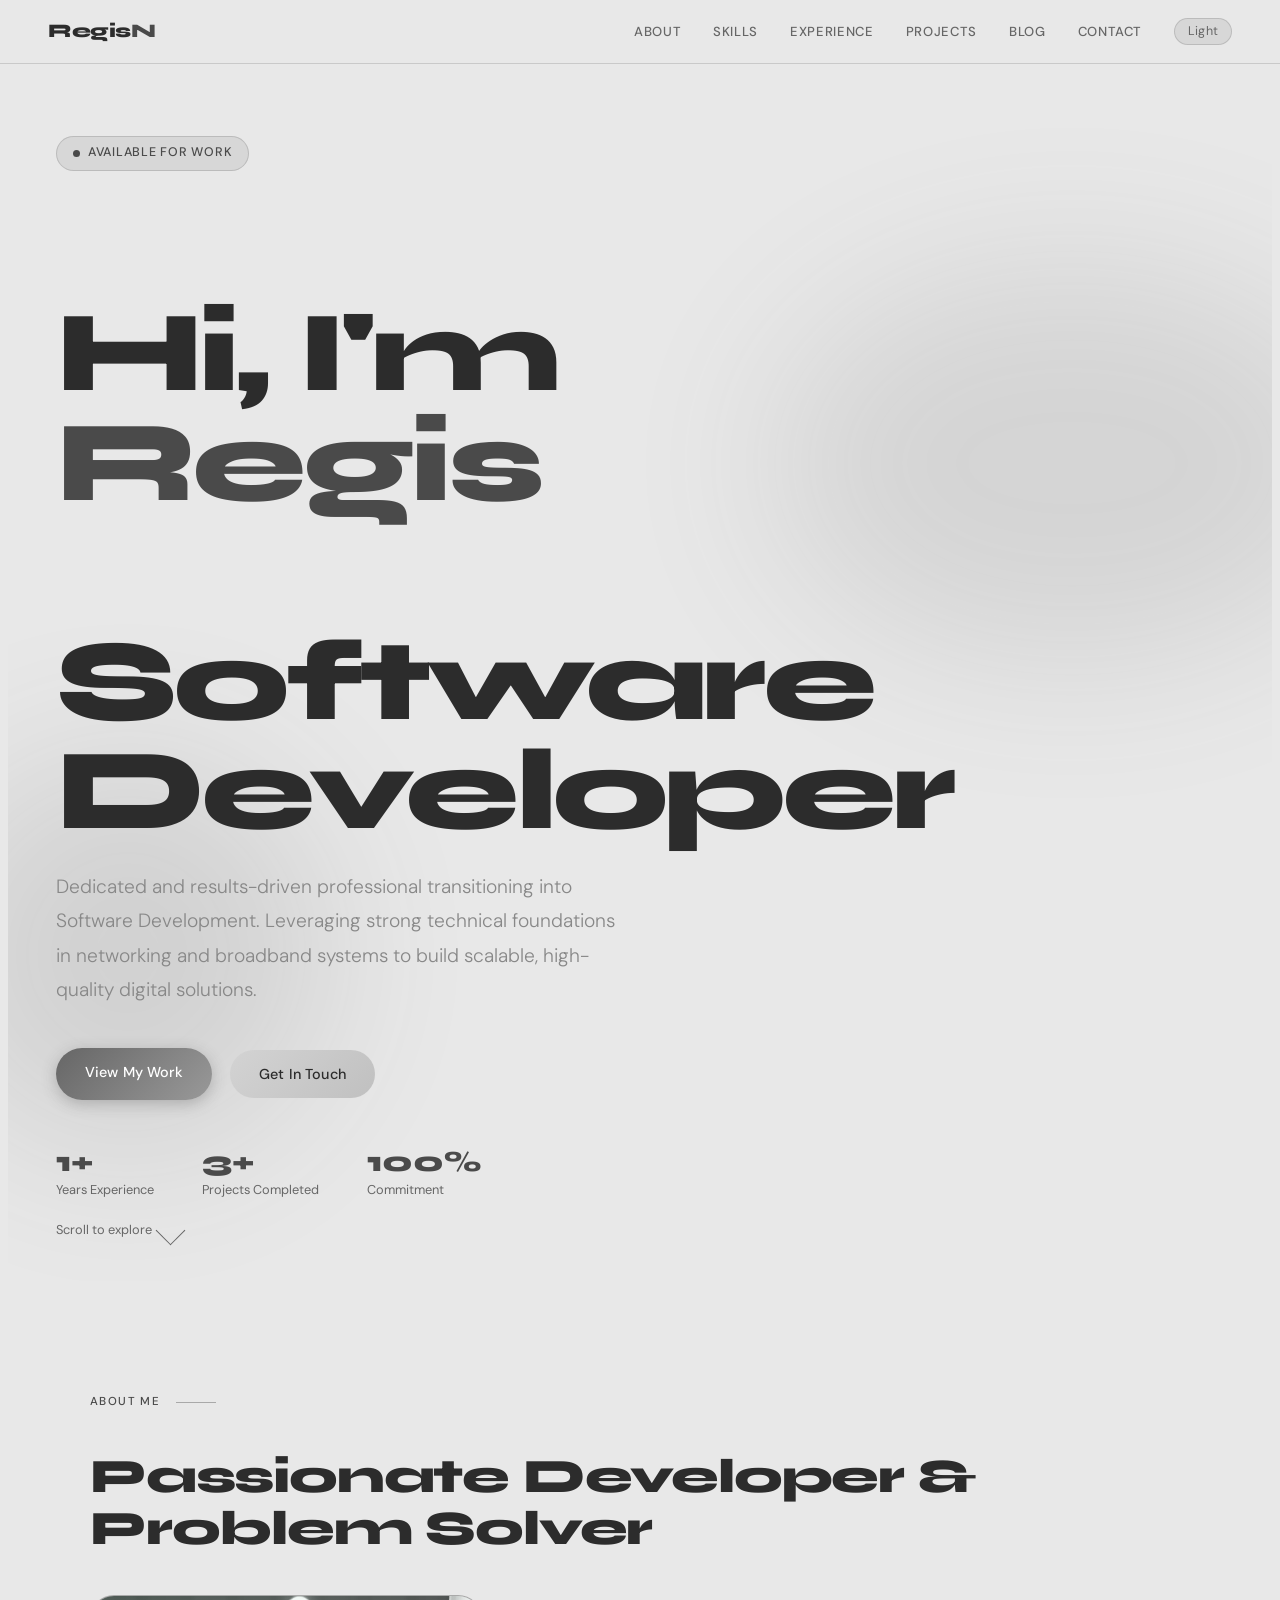
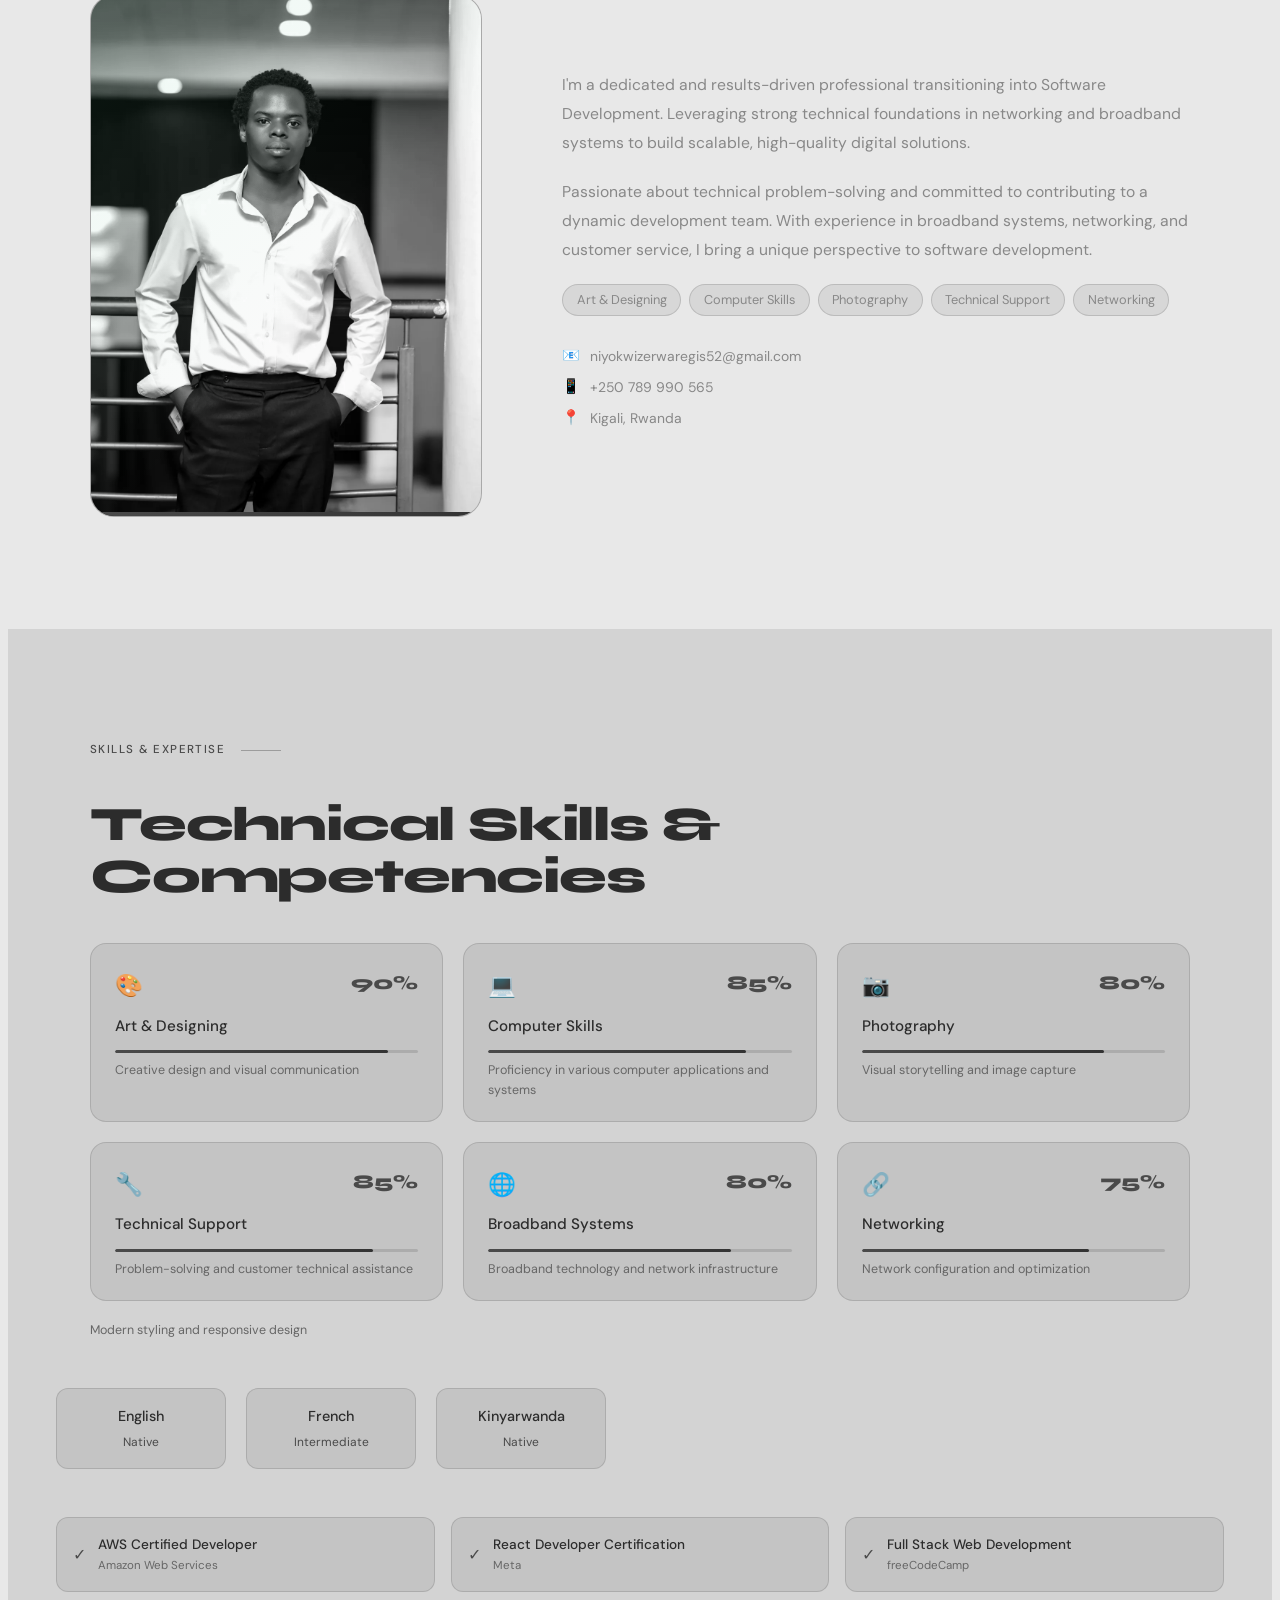
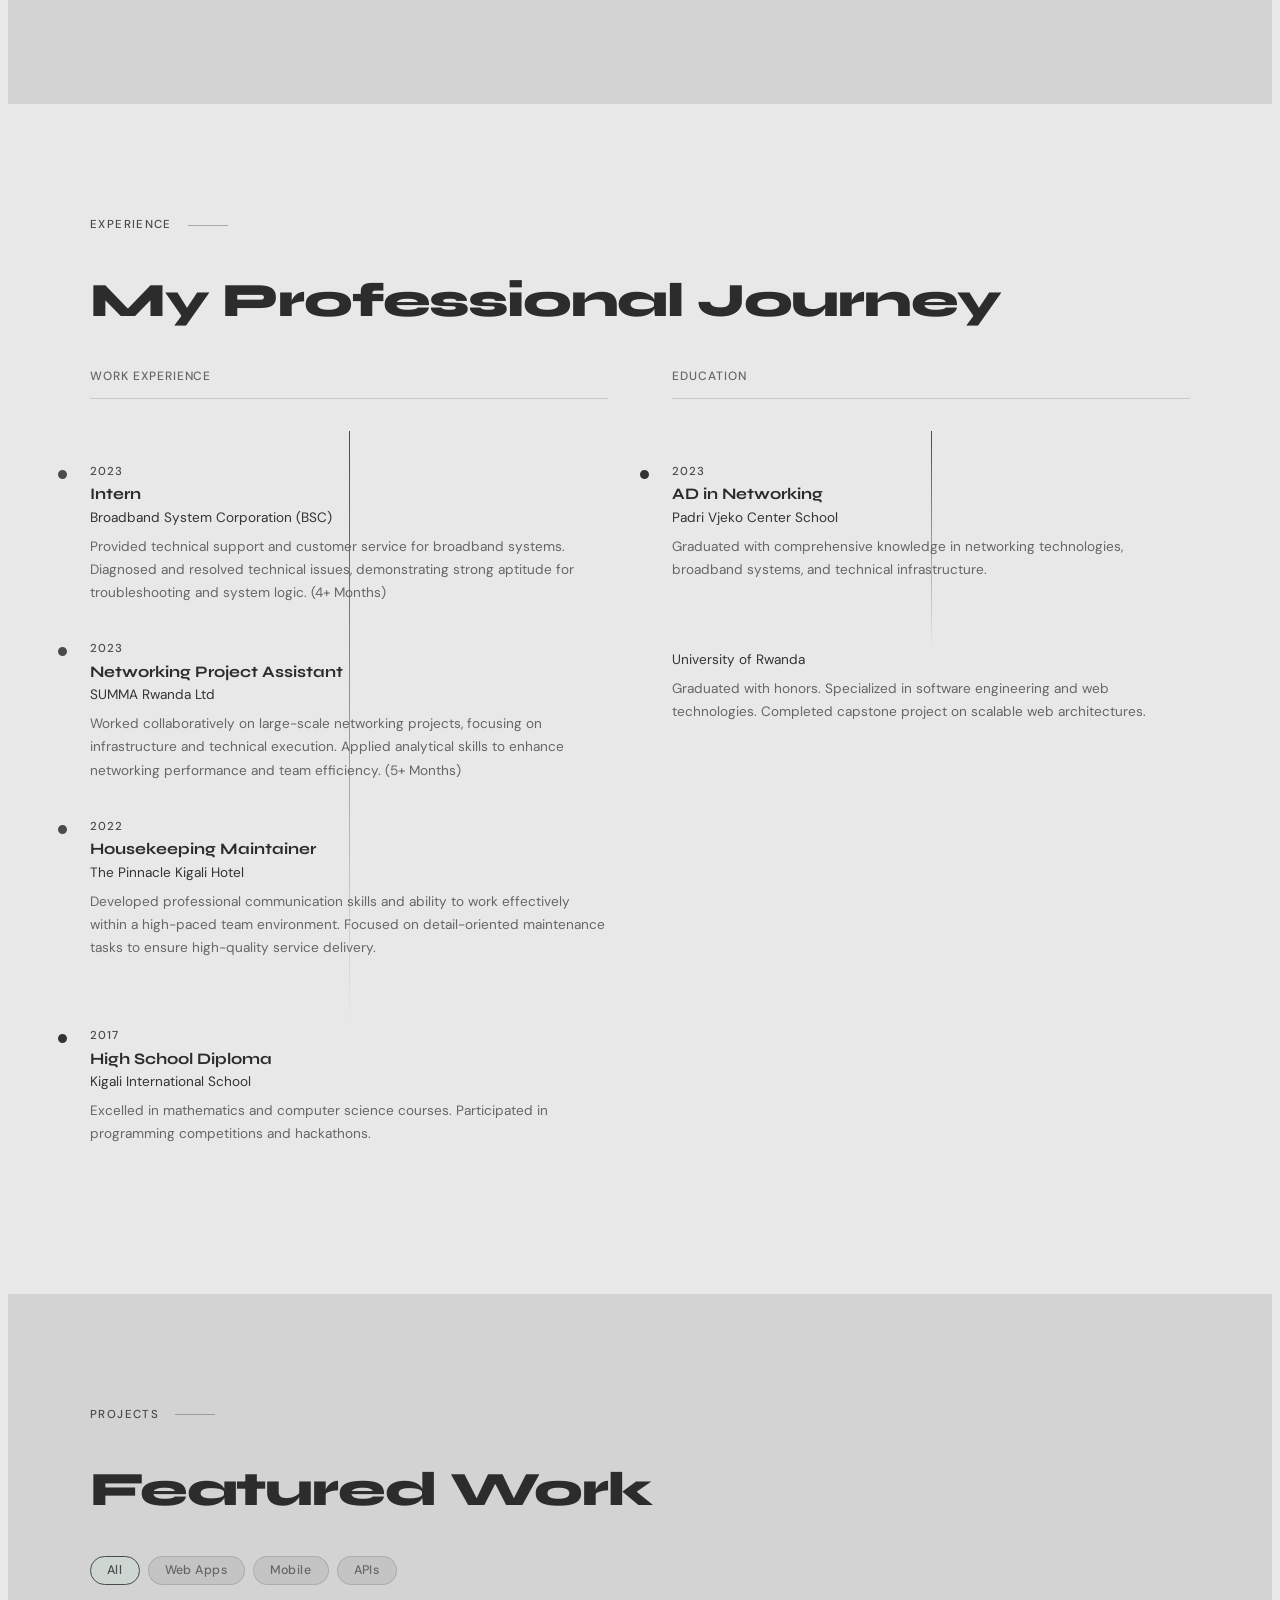
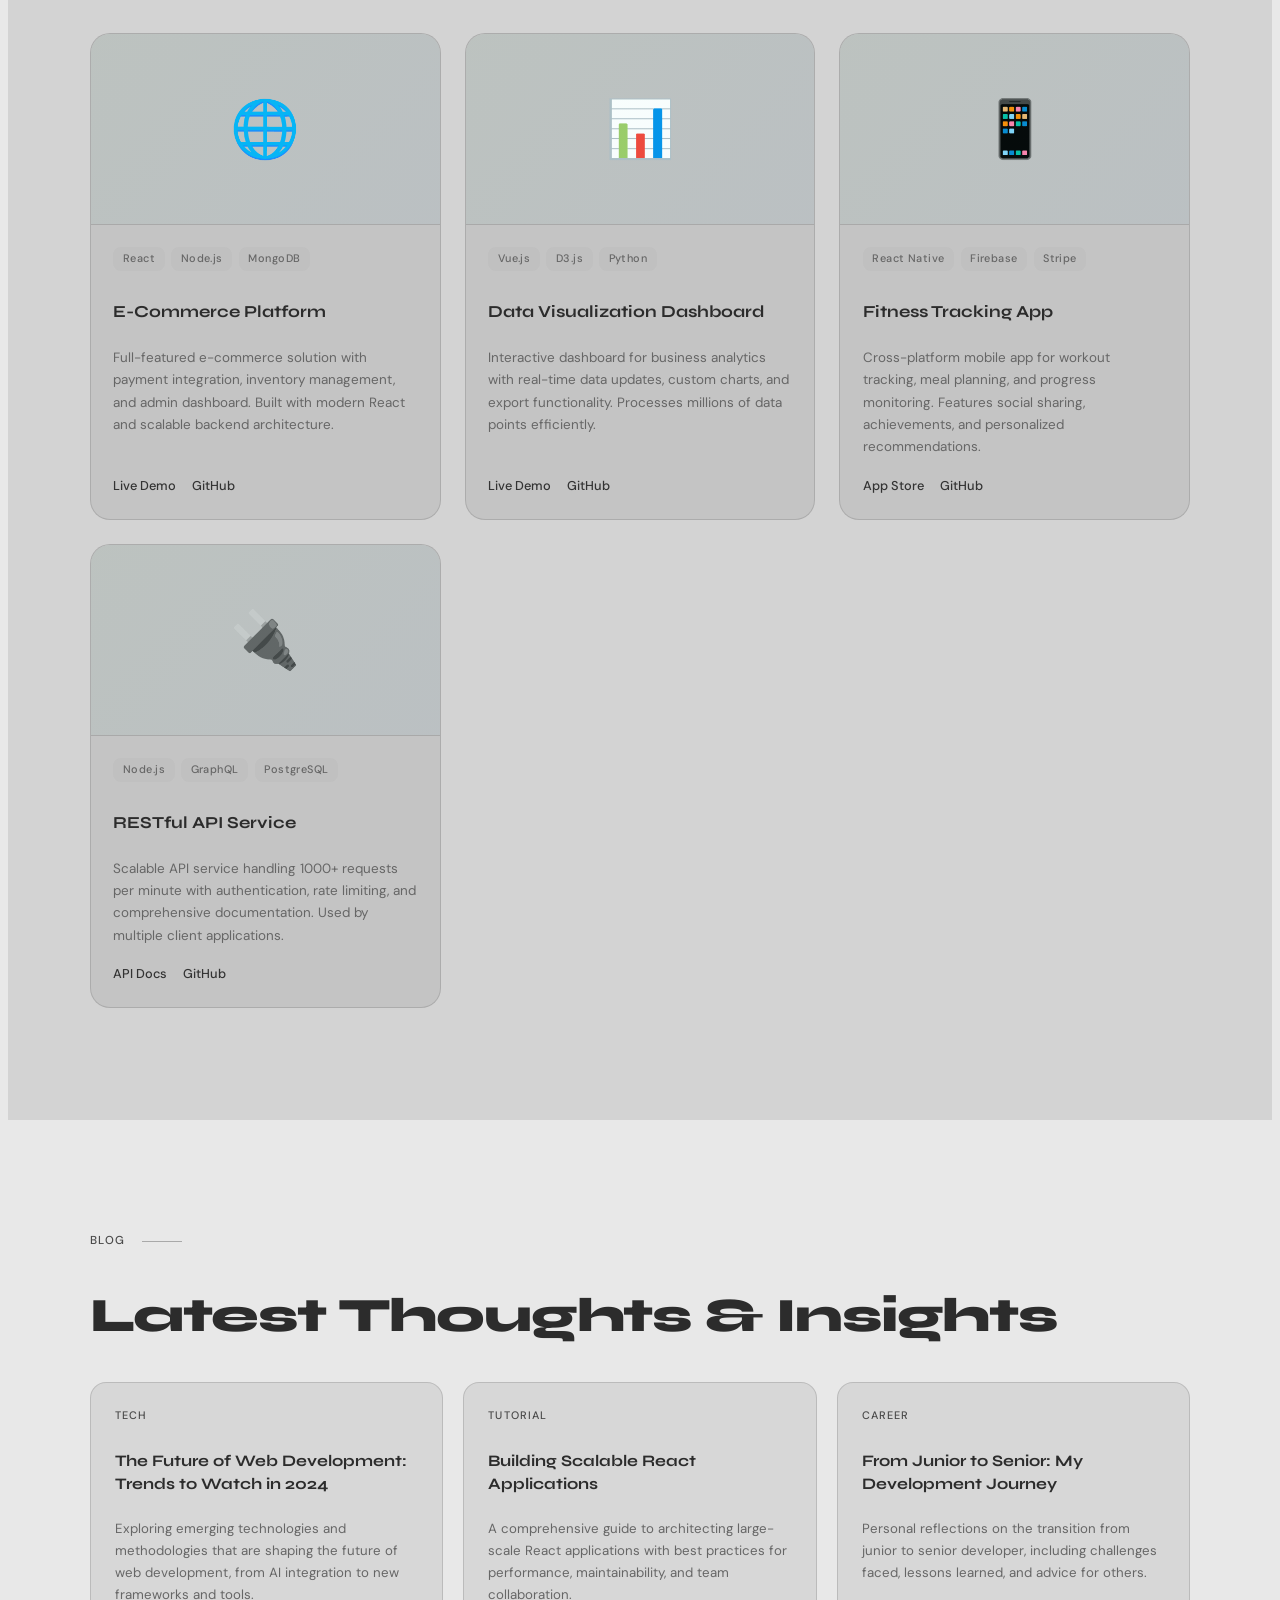
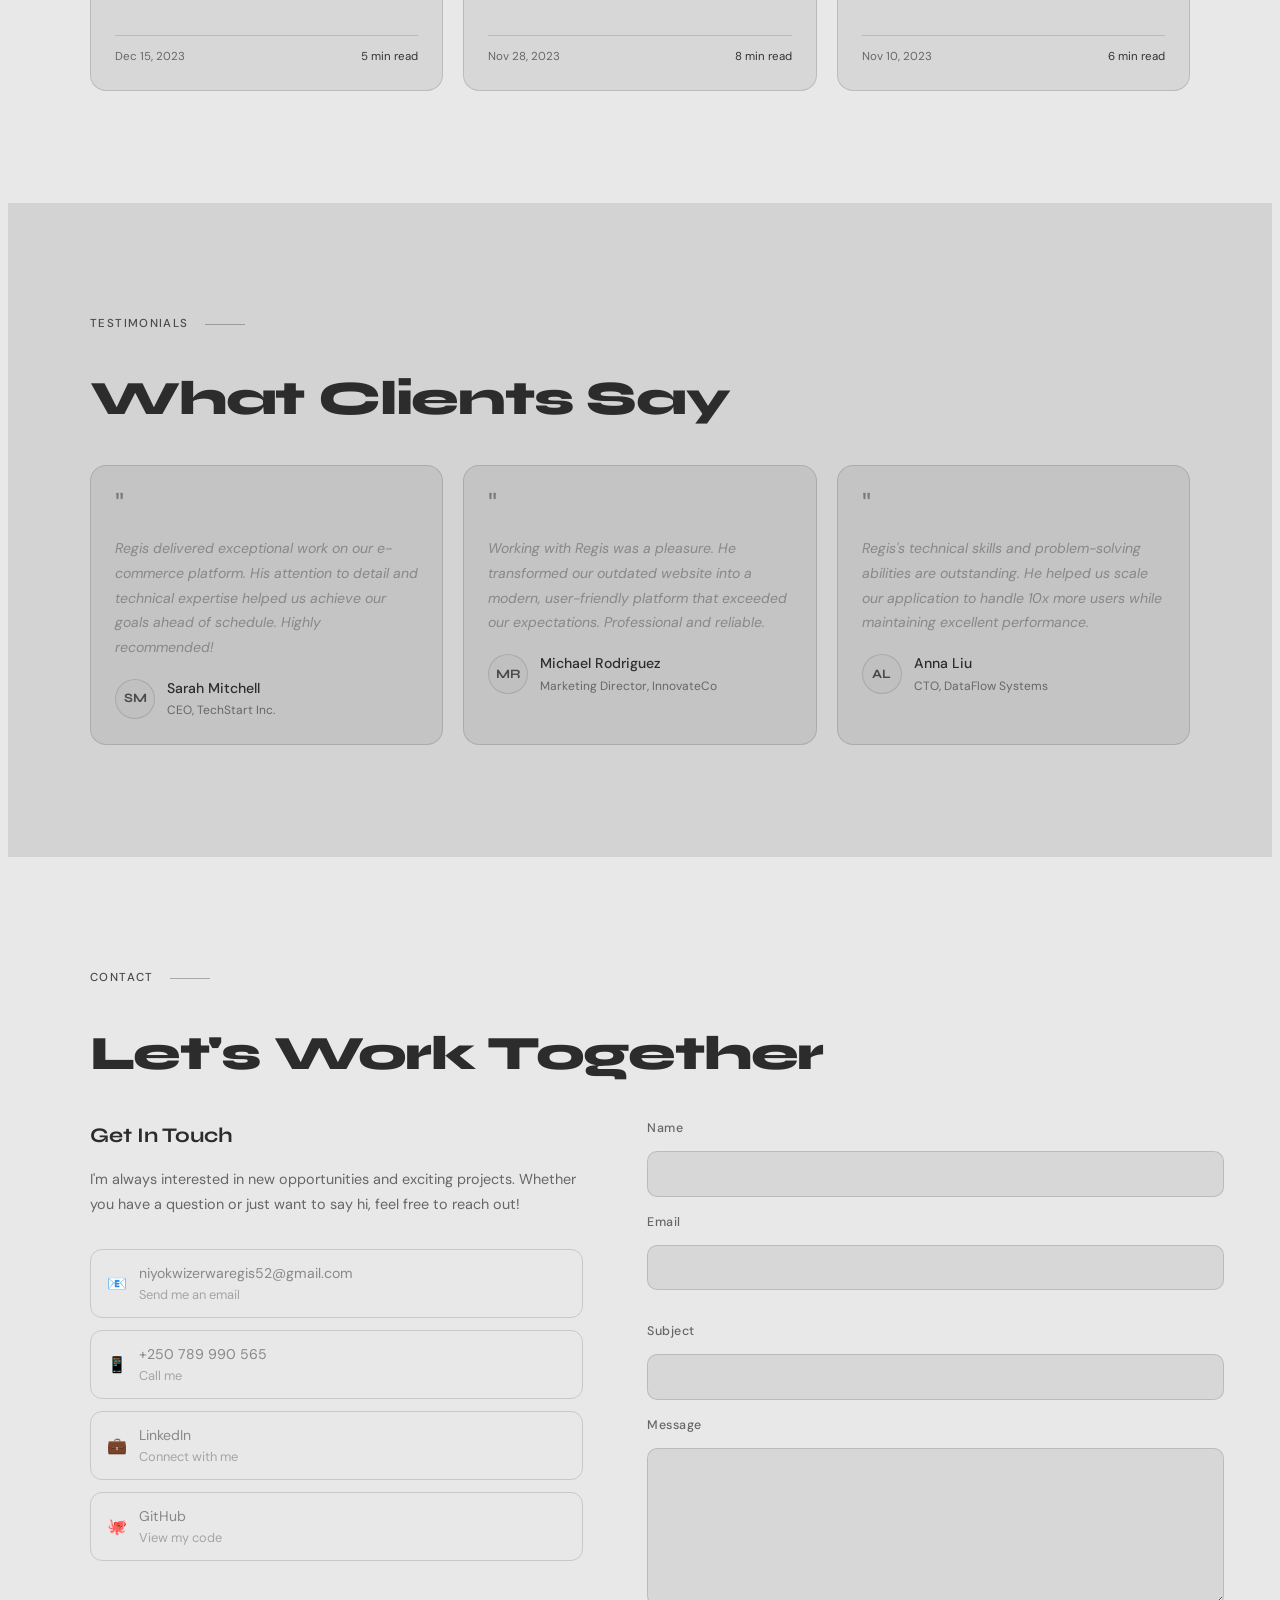
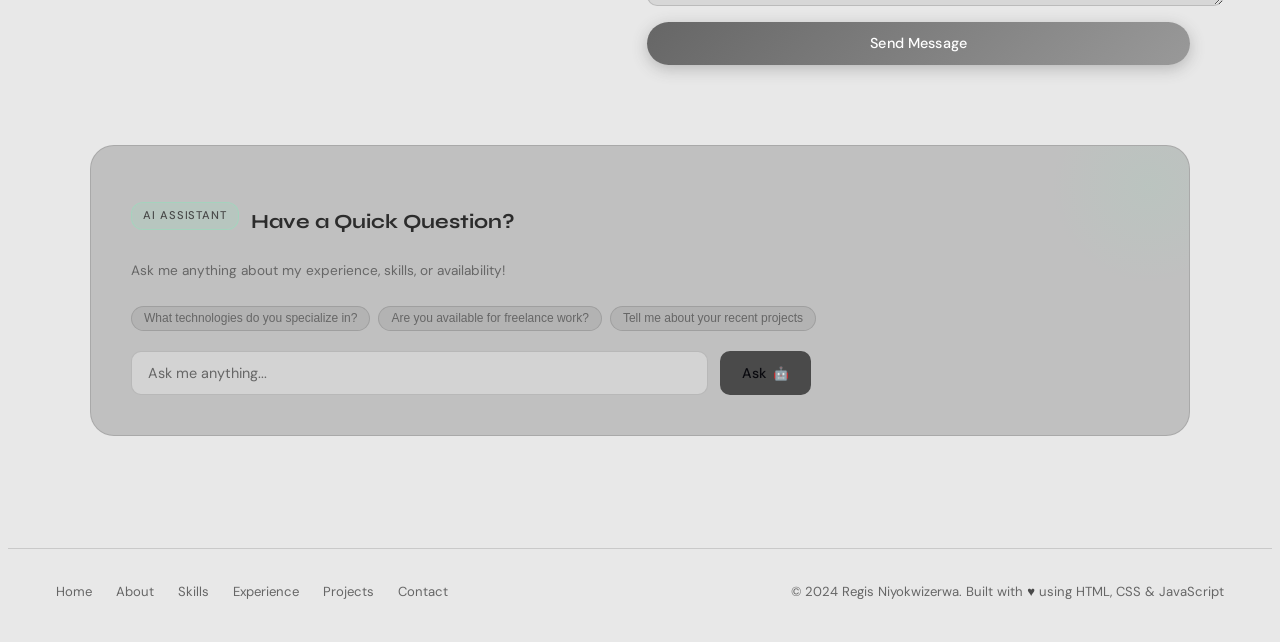
<file: index.html>
<!DOCTYPE html>
<html lang="en">
<head>
  <meta charset="UTF-8">
  <meta name="viewport" content="width=device-width, initial-scale=1.0">
  <title>Regis Niyokwizerwa — IT Portfolio</title>
  <meta name="description" content="Portfolio of Regis Niyokwizerwa — IT Professional & Software Developer based in Kigali, Rwanda.">
  <link href="https://fonts.googleapis.com/css2?family=Syne:wght@400;700;800&family=DM+Sans:ital,wght@0,300;0,400;0,500;1,300&display=swap" rel="stylesheet">
  <link rel="stylesheet" href="css/styles.css">
</head>
<body>

<!-- Navigation Component -->
<div id="nav-component"></div>

<!-- Hero Component -->
<div id="hero-component"></div>

<!-- About Component -->
<div id="about-component"></div>

<!-- Skills Component -->
<div id="skills-component"></div>

<!-- Experience Component -->
<div id="experience-component"></div>

<!-- Projects Component -->
<div id="projects-component"></div>

<!-- Blog Component -->
<div id="blog-component"></div>

<!-- Testimonials Component -->
<div id="testimonials-component"></div>

<!-- Contact Component -->
<div id="contact-component"></div>

<!-- Footer Component -->
<div id="footer-component"></div>

<!-- Scripts -->
<script src="js/script.js"></script>
<script>
// Component Loader
async function loadComponent(componentId, componentPath) {
  try {
    const response = await fetch(componentPath);
    const html = await response.text();
    document.getElementById(componentId).innerHTML = html;
  } catch (error) {
    console.error(`Error loading component ${componentId}:`, error);
  }
}

// Load all components
async function loadAllComponents() {
  const components = [
    { id: 'nav-component', path: 'components/nav.html' },
    { id: 'hero-component', path: 'components/hero.html' },
    { id: 'about-component', path: 'components/about.html' },
    { id: 'skills-component', path: 'components/skills.html' },
    { id: 'experience-component', path: 'components/experience.html' },
    { id: 'projects-component', path: 'components/projects.html' },
    { id: 'blog-component', path: 'components/blog.html' },
    { id: 'testimonials-component', path: 'components/testimonials.html' },
    { id: 'contact-component', path: 'components/contact.html' },
    { id: 'footer-component', path: 'components/footer.html' }
  ];

  // Load components in parallel
  await Promise.all(components.map(comp => loadComponent(comp.id, comp.path)));

  // Initialize animations after components are loaded
  initializeAnimations();
}

// Initialize scroll animations
function initializeAnimations() {
  const observerOptions = {
    threshold: 0.1,
    rootMargin: '0px 0px -50px 0px'
  };

  const observer = new IntersectionObserver((entries) => {
    entries.forEach(entry => {
      if (entry.isIntersecting) {
        entry.target.classList.add('visible');
      }
    });
  }, observerOptions);

  // Observe all elements with fade-up class
  document.querySelectorAll('.fade-up').forEach(el => observer.observe(el));
}

// Load components when DOM is ready
document.addEventListener('DOMContentLoaded', loadAllComponents);
</script>

</body>
</html>
</file>
<file: css/styles.css>
:root {
  --bg: #e8e8e8;
  --bg2: #d3d3d3;
  --bg3: #c0c0c0;
  --bg4: #a8a8a8;
  --text: #2c2c2c;
  --muted: #666666;
  --muted2: #888888;
  --accent: #4a4a4a;
  --accent2: #333333;
  --border: rgba(74,74,74,0.2);
  --card: rgba(74,74,74,0.1);
  --shadow: 0 8px 32px rgba(74,74,74,0.15);
  --gradient-primary: linear-gradient(135deg, #666666 0%, #999999 100%);
  --gradient-secondary: linear-gradient(135deg, #d3d3d3 0%, #c0c0c0 100%);
}

html { scroll-behavior: smooth; }
body {
  font-family: 'DM Sans', sans-serif;
  background: var(--bg);
  color: var(--text);
  transition: background 0.3s, color 0.3s;
  overflow-x: hidden;
  line-height: 1.6;
}
body.light {
  --bg: #e8e8e8;
  --bg2: #d3d3d3;
  --bg3: #c0c0c0;
  --bg4: #a8a8a8;
  --text: #2c2c2c;
  --muted: #666666;
  --muted2: #888888;
  --accent: #4a4a4a;
  --accent2: #333333;
  --border: rgba(74,74,74,0.2);
  --card: rgba(74,74,74,0.1);
  --shadow: 0 8px 32px rgba(74,74,74,0.15);
}
/* ── NAV ── */
nav {
  position: fixed; top: 0; left: 0; right: 0; z-index: 200;
  display: flex; align-items: center; justify-content: space-between;
  padding: 1rem 3rem;
  background: var(--bg);
  border-bottom: 1px solid var(--border);
  transition: background 0.3s, border-color 0.3s;
}
.nav-logo {
  font-family: 'Syne', sans-serif; font-weight: 800; font-size: 1.2rem;
  letter-spacing: -0.02em; color: var(--text); text-decoration: none;
}
.nav-logo span { color: var(--accent); }
.nav-links { display: flex; gap: 2rem; align-items: center; }
.nav-links a {
  color: var(--muted); text-decoration: none; font-size: 0.82rem;
  font-weight: 500; letter-spacing: 0.05em; text-transform: uppercase;
  transition: color 0.2s;
}
.nav-links a:hover { color: var(--accent); }
.nav-right { display: flex; align-items: center; gap: 1rem; }
.mode-btn {
  background: var(--card); border: 1px solid var(--border);
  color: var(--muted); padding: 0.3rem 0.8rem; border-radius: 20px;
  cursor: pointer; font-size: 0.78rem; font-family: 'DM Sans', sans-serif;
  transition: all 0.2s; letter-spacing: 0.02em;
}
.mode-btn:hover { border-color: var(--accent); color: var(--accent); }
.hamburger { display: none; flex-direction: column; gap: 5px; cursor: pointer; padding: 4px; }
.hamburger span { width: 22px; height: 2px; background: var(--text); border-radius: 2px; transition: all 0.3s; display: block; }

/* ── SECTION LAYOUT ── */
.section { padding: 7rem 3rem; }
.section-inner { max-width: 1100px; margin: 0 auto; }
.section-alt { background: var(--bg2); }
.section-label {
  font-size: 0.72rem; font-weight: 500; letter-spacing: 0.12em;
  text-transform: uppercase; color: var(--accent); margin-bottom: 0.75rem;
  display: flex; align-items: center; gap: 8px;
}
.section-label::after { content: ''; flex: 1; max-width: 40px; height: 1px; background: var(--accent); opacity: 0.4; }
.section-title {
  font-family: 'Syne', sans-serif; font-weight: 800;
  font-size: clamp(1.9rem, 4vw, 3rem); line-height: 1.08;
  letter-spacing: -0.025em; margin-bottom: 2.5rem;
}

/* ── HERO ── */
#hero {
  min-height: 100vh; display: flex; flex-direction: column; justify-content: center;
  padding: 8rem 3rem 5rem; position: relative; overflow: hidden;
}
.hero-glow {
  position: absolute; pointer-events: none;
  border-radius: 50%; filter: blur(80px); opacity: 0.12;
}
.hero-glow-1 { width: 600px; height: 400px; background: var(--accent); top: 20%; right: -100px; }
.hero-glow-2 { width: 400px; height: 400px; background: var(--accent2); bottom: 10%; left: -80px; }
.hero-inner { position: relative; z-index: 1; max-width: 900px; }
.hero-badge {
  display: inline-flex; align-items: center; gap: 8px;
  background: var(--card); border: 1px solid var(--border);
  padding: 0.4rem 1rem; border-radius: 20px; font-size: 0.78rem;
  color: var(--accent); font-weight: 500; letter-spacing: 0.06em;
  text-transform: uppercase; margin-bottom: 2rem;
}
.badge-dot { width: 7px; height: 7px; background: var(--accent); border-radius: 50%; animation: blink 2s infinite; }
@keyframes blink { 0%,100%{opacity:1} 50%{opacity:0.2} }
.hero-name {
  font-family: 'Syne', sans-serif; font-weight: 800;
  font-size: clamp(3.5rem, 9vw, 8rem); line-height: 0.95;
  letter-spacing: -0.04em; margin-bottom: 1.5rem;
}
.hero-name em { font-style: normal; color: var(--accent); display: block; }
.hero-sub {
  font-size: clamp(1rem, 2vw, 1.2rem); color: var(--muted2);
  font-weight: 300; max-width: 560px; line-height: 1.8; margin-bottom: 2.5rem;
}
.hero-ctas { display: flex; gap: 1rem; flex-wrap: wrap; margin-bottom: 3rem; }
.hero-stats { display: flex; gap: 3rem; flex-wrap: wrap; }
.hero-stat-num { font-family: 'Syne', sans-serif; font-weight: 800; font-size: 1.8rem; color: var(--accent); line-height: 1; }
.hero-stat-label { font-size: 0.8rem; color: var(--muted); margin-top: 0.2rem; }
.scroll-hint { position: absolute; bottom: 2.5rem; left: 3rem; display: flex; align-items: center; gap: 0.5rem; color: var(--muted); font-size: 0.8rem; }
.scroll-arrow { width: 20px; height: 20px; border-right: 1px solid var(--muted); border-bottom: 1px solid var(--muted); transform: rotate(45deg); animation: bounce 1.6s infinite; }
@keyframes bounce { 0%,100%{transform:rotate(45deg) translateY(0)} 50%{transform:rotate(45deg) translateY(4px)} }

/* ── ABOUT ── */
.about-grid { display: grid; grid-template-columns: 1fr 1.6fr; gap: 5rem; align-items: center; }
.about-photo-wrap {
  position: relative; aspect-ratio: 3/4;
  border-radius: 24px; overflow: hidden;
  background: var(--bg3); border: 1px solid var(--border);
  display: flex; align-items: center; justify-content: center;
}
.about-photo-wrap::before {
  content: ''; position: absolute;
  inset: 0; background: linear-gradient(135deg, rgba(122,240,184,0.1) 0%, transparent 60%);
}
.about-photo {
  width: 100%; height: 100%; object-fit: cover;
  transition: transform 0.3s ease;
}
.about-photo-wrap:hover .about-photo {
  transform: scale(1.05);
}
.about-accent-bar {
  position: absolute; bottom: 0; left: 0; right: 0; height: 4px;
  background: linear-gradient(90deg, var(--accent), var(--accent2));
}
.about-text { color: var(--muted2); line-height: 1.85; font-size: 0.98rem; margin-bottom: 1.25rem; }
.skill-pills { display: flex; flex-wrap: wrap; gap: 0.5rem; margin-bottom: 1.75rem; }
.skill-pill {
  background: var(--card); border: 1px solid var(--border);
  padding: 0.3rem 0.85rem; border-radius: 20px; font-size: 0.8rem; color: var(--muted2);
  transition: all 0.2s; cursor: default;
}
.skill-pill:hover { border-color: var(--accent); color: var(--accent); background: rgba(122,240,184,0.06); }
.about-contacts { display: flex; flex-direction: column; gap: 0.5rem; margin-bottom: 1.75rem; }
.about-contact-row { display: flex; align-items: center; gap: 0.6rem; font-size: 0.87rem; color: var(--muted2); }
.about-contact-icon { color: var(--accent); font-size: 0.9rem; width: 18px; text-align: center; }
.about-contact-row a { color: var(--muted2); text-decoration: none; transition: color 0.2s; }
.about-contact-row a:hover { color: var(--accent); }

/* ── SKILLS ── */
.skills-grid { display: grid; grid-template-columns: repeat(auto-fit, minmax(270px, 1fr)); gap: 1.25rem; }
.skill-card {
  background: var(--card); border: 1px solid var(--border);
  border-radius: 16px; padding: 1.5rem 1.5rem 1.25rem;
  transition: border-color 0.25s, transform 0.25s;
  cursor: default;
}
.skill-card:hover { border-color: rgba(122,240,184,0.4); transform: translateY(-3px); }
.skill-card-top { display: flex; justify-content: space-between; align-items: flex-start; margin-bottom: 0.6rem; }
.skill-icon { font-size: 1.4rem; }
.skill-pct { font-family: 'Syne', sans-serif; font-weight: 800; font-size: 1.2rem; color: var(--accent); }
.skill-name { font-weight: 500; font-size: 0.95rem; margin-bottom: 0.75rem; }
.skill-track { height: 3px; background: var(--border); border-radius: 3px; overflow: hidden; margin-bottom: 0.5rem; }
.skill-fill { height: 100%; background: linear-gradient(90deg, var(--accent), var(--accent2)); border-radius: 3px; width: 0; transition: width 1.2s cubic-bezier(0.4,0,0.2,1); }
.skill-desc { font-size: 0.78rem; color: var(--muted); }

.langs-row { display: flex; gap: 1.25rem; flex-wrap: wrap; margin-top: 3rem; }
.lang-card {
  background: var(--card); border: 1px solid var(--border);
  border-radius: 12px; padding: 1rem 1.5rem; text-align: center; min-width: 120px;
}
.lang-name { font-weight: 500; font-size: 0.9rem; margin-bottom: 0.25rem; }
.lang-level { font-size: 0.75rem; color: var(--accent); }

.certs-grid { display: grid; grid-template-columns: repeat(auto-fit, minmax(200px, 1fr)); gap: 1rem; margin-top: 3rem; }
.cert-card {
  background: var(--card); border: 1px solid var(--border);
  border-radius: 12px; padding: 1rem; display: flex; align-items: center; gap: 0.75rem;
  transition: border-color 0.2s;
}
.cert-card:hover { border-color: rgba(122,240,184,0.4); }
.cert-check { color: var(--accent); font-size: 1rem; flex-shrink: 0; }
.cert-name { font-size: 0.85rem; font-weight: 500; }
.cert-issuer { font-size: 0.72rem; color: var(--muted); margin-top: 0.1rem; }

/* ── EXPERIENCE ── */
.timeline-wrap { display: grid; grid-template-columns: 1fr 1fr; gap: 0 4rem; }
.timeline-col-label { font-size: 0.75rem; color: var(--muted); font-weight: 500; letter-spacing: 0.08em; text-transform: uppercase; margin-bottom: 2rem; padding-bottom: 0.75rem; border-bottom: 1px solid var(--border); }
.timeline { position: relative; padding-left: 1.75rem; }
.timeline::before { content: ''; position: absolute; left: 0; top: 6px; bottom: 0; width: 1px; background: var(--border); }
.tl-item { position: relative; margin-bottom: 2.25rem; }
.tl-dot { position: absolute; left: -2.1rem; top: 5px; width: 9px; height: 9px; border-radius: 50%; background: var(--accent); border: 2px solid var(--bg); transition: transform 0.2s; }
.tl-item:hover .tl-dot { transform: scale(1.4); }
.tl-year { font-size: 0.72rem; color: var(--accent); font-weight: 500; letter-spacing: 0.08em; text-transform: uppercase; margin-bottom: 0.2rem; }
.tl-role { font-family: 'Syne', sans-serif; font-weight: 700; font-size: 1rem; margin-bottom: 0.1rem; line-height: 1.3; }
.tl-org { font-size: 0.85rem; color: var(--accent2); margin-bottom: 0.4rem; }
.tl-desc { font-size: 0.85rem; color: var(--muted); line-height: 1.7; }
.tl-dot-edu { background: var(--accent2); }

/* ── PROJECTS ── */
.filter-row { display: flex; gap: 0.5rem; flex-wrap: wrap; margin-bottom: 2.25rem; }
.filter-btn {
  background: var(--card); border: 1px solid var(--border); color: var(--muted);
  padding: 0.35rem 1rem; border-radius: 20px; font-size: 0.78rem; cursor: pointer;
  font-family: 'DM Sans', sans-serif; font-weight: 500; transition: all 0.2s;
  letter-spacing: 0.04em;
}
.filter-btn.active, .filter-btn:hover { border-color: var(--accent); color: var(--accent); background: rgba(122,240,184,0.06); }
.projects-grid { display: grid; grid-template-columns: repeat(auto-fill, minmax(300px, 1fr)); gap: 1.5rem; }
.proj-card {
  background: var(--card); border: 1px solid var(--border);
  border-radius: 20px; overflow: hidden; transition: border-color 0.25s, transform 0.25s;
  display: flex; flex-direction: column;
}
.proj-card:hover { border-color: rgba(91,196,245,0.4); transform: translateY(-4px); }
.proj-thumb {
  height: 190px; background: var(--bg3); border-bottom: 1px solid var(--border);
  display: flex; align-items: center; justify-content: center;
  font-size: 3.5rem; position: relative; overflow: hidden;
}
.proj-thumb-overlay { position: absolute; inset: 0; background: linear-gradient(135deg, rgba(122,240,184,0.05) 0%, rgba(91,196,245,0.05) 100%); }
.proj-body { padding: 1.4rem; flex: 1; display: flex; flex-direction: column; }
.proj-tags { display: flex; gap: 0.4rem; flex-wrap: wrap; margin-bottom: 0.7rem; }
.proj-tag { font-size: 0.68rem; padding: 0.2rem 0.6rem; border-radius: 8px; background: var(--bg3); color: var(--muted); font-weight: 500; letter-spacing: 0.04em; }
.proj-title { font-family: 'Syne', sans-serif; font-weight: 700; font-size: 1.05rem; margin-bottom: 0.5rem; }
.proj-desc { font-size: 0.84rem; color: var(--muted); line-height: 1.65; margin-bottom: 1.1rem; flex: 1; }
.proj-links { display: flex; gap: 1rem; margin-top: auto; }
.proj-link { font-size: 0.8rem; color: var(--accent2); text-decoration: none; font-weight: 500; transition: opacity 0.2s; }
.proj-link:hover { opacity: 0.7; }

/* ── BLOG ── */
.blog-grid { display: grid; grid-template-columns: repeat(auto-fill, minmax(280px, 1fr)); gap: 1.25rem; }
.blog-card {
  background: var(--card); border: 1px solid var(--border);
  border-radius: 16px; padding: 1.5rem; cursor: pointer;
  transition: border-color 0.25s, transform 0.25s; display: flex; flex-direction: column;
}
.blog-card:hover { border-color: rgba(122,240,184,0.4); transform: translateY(-3px); }
.blog-cat { font-size: 0.68rem; color: var(--accent); font-weight: 500; text-transform: uppercase; letter-spacing: 0.1em; margin-bottom: 0.6rem; }
.blog-title { font-family: 'Syne', sans-serif; font-weight: 700; font-size: 1rem; line-height: 1.4; margin-bottom: 0.6rem; }
.blog-desc { font-size: 0.83rem; color: var(--muted); line-height: 1.65; flex: 1; }
.blog-footer { display: flex; align-items: center; justify-content: space-between; margin-top: 1rem; padding-top: 0.75rem; border-top: 1px solid var(--border); }
.blog-date { font-size: 0.72rem; color: var(--muted); }
.blog-read { font-size: 0.72rem; color: var(--accent2); }

/* ── TESTIMONIALS ── */
.testimonials-grid { display: grid; grid-template-columns: repeat(auto-fill, minmax(280px, 1fr)); gap: 1.25rem; }
.testi-card {
  background: var(--card); border: 1px solid var(--border);
  border-radius: 16px; padding: 1.5rem;
  transition: border-color 0.2s;
}
.testi-card:hover { border-color: rgba(122,240,184,0.3); }
.testi-quote { font-size: 2rem; color: var(--accent); line-height: 1; margin-bottom: 0.75rem; opacity: 0.6; }
.testi-text { font-size: 0.88rem; color: var(--muted2); line-height: 1.75; margin-bottom: 1.1rem; font-style: italic; }
.testi-author { display: flex; align-items: center; gap: 0.75rem; }
.testi-avatar {
  width: 38px; height: 38px; border-radius: 50%;
  background: var(--bg3); border: 1px solid var(--border);
  display: flex; align-items: center; justify-content: center;
  font-family: 'Syne', sans-serif; font-weight: 700; font-size: 0.8rem; color: var(--accent);
  flex-shrink: 0;
}
.testi-name { font-weight: 500; font-size: 0.88rem; }
.testi-pos { font-size: 0.75rem; color: var(--muted); margin-top: 0.1rem; }

/* ── CONTACT ── */
.contact-grid { display: grid; grid-template-columns: 1fr 1.1fr; gap: 4rem; }
.contact-info-title { font-family: 'Syne', sans-serif; font-weight: 700; font-size: 1.3rem; margin-bottom: 0.75rem; }
.contact-info-desc { color: var(--muted); font-size: 0.9rem; line-height: 1.75; margin-bottom: 2rem; }
.contact-links { display: flex; flex-direction: column; gap: 0.75rem; }
.contact-link {
  display: flex; align-items: center; gap: 0.75rem; text-decoration: none;
  color: var(--muted2); font-size: 0.88rem; padding: 0.75rem 1rem;
  border: 1px solid var(--border); border-radius: 12px;
  transition: all 0.2s;
}
.contact-link:hover { border-color: var(--accent); color: var(--accent); }
.contact-link-icon { color: var(--accent); width: 20px; text-align: center; font-size: 1rem; flex-shrink: 0; }
.contact-form { display: flex; flex-direction: column; gap: 1rem; }
.form-group { display: flex; flex-direction: column; gap: 0.4rem; }
.form-label { font-size: 0.78rem; color: var(--muted); font-weight: 500; letter-spacing: 0.04em; }
.form-input {
  background: var(--card); border: 1px solid var(--border);
  color: var(--text); padding: 0.8rem 1rem; border-radius: 10px;
  font-family: 'DM Sans', sans-serif; font-size: 0.9rem;
  transition: border-color 0.2s; outline: none; width: 100%;
}
.form-input:focus { border-color: var(--accent); }
.form-input::placeholder { color: var(--muted); }
textarea.form-input { resize: vertical; min-height: 130px; }
.form-row { display: grid; grid-template-columns: 1fr 1fr; gap: 1rem; }
.form-success { display: none; background: rgba(122,240,184,0.1); border: 1px solid rgba(122,240,184,0.3); border-radius: 10px; padding: 1rem; color: var(--accent); font-size: 0.88rem; text-align: center; }
.form-success.show { display: block; }

/* ── AI WIDGET ── */
.ai-section {
  background: var(--bg3); border: 1px solid var(--border);
  border-radius: 24px; padding: 2.5rem; margin-top: 5rem; position: relative; overflow: hidden;
}
.ai-section::before {
  content: ''; position: absolute; top: -60px; right: -60px;
  width: 200px; height: 200px; border-radius: 50%;
  background: radial-gradient(circle, rgba(122,240,184,0.08) 0%, transparent 70%);
  pointer-events: none;
}
.ai-header { display: flex; align-items: center; gap: 0.75rem; margin-bottom: 0.5rem; }
.ai-badge { background: rgba(122,240,184,0.12); border: 1px solid rgba(122,240,184,0.3); color: var(--accent); padding: 0.25rem 0.7rem; border-radius: 12px; font-size: 0.7rem; font-weight: 500; letter-spacing: 0.08em; text-transform: uppercase; }
.ai-title { font-family: 'Syne', sans-serif; font-weight: 700; font-size: 1.25rem; margin-bottom: 0.5rem; }
.ai-subtitle { font-size: 0.85rem; color: var(--muted); margin-bottom: 1.5rem; }
.ai-examples { display: flex; flex-wrap: wrap; gap: 0.5rem; margin-bottom: 1.25rem; }
.ai-example { background: var(--card); border: 1px solid var(--border); color: var(--muted); padding: 0.3rem 0.75rem; border-radius: 20px; font-size: 0.75rem; cursor: pointer; transition: all 0.2s; }
.ai-example:hover { border-color: var(--accent); color: var(--accent); }
.ai-form { display: flex; gap: 0.75rem; }
.ai-input {
  flex: 1; background: var(--bg2); border: 1px solid var(--border);
  color: var(--text); padding: 0.75rem 1rem; border-radius: 10px;
  font-family: 'DM Sans', sans-serif; font-size: 0.9rem; outline: none;
  transition: border-color 0.2s;
}
.ai-input:focus { border-color: var(--accent); }
.ai-input::placeholder { color: var(--muted); }
.ai-btn {
  background: var(--accent); color: #0a0a0f; padding: 0.75rem 1.4rem;
  border: none; border-radius: 10px; font-family: 'DM Sans', sans-serif;
  font-weight: 500; font-size: 0.88rem; cursor: pointer; white-space: nowrap;
  transition: opacity 0.2s; display: flex; align-items: center; gap: 0.4rem;
}
.ai-btn:hover { opacity: 0.85; }
.ai-btn:disabled { opacity: 0.5; cursor: not-allowed; }
.ai-response {
  margin-top: 1.25rem; padding: 1.1rem 1.25rem;
  background: var(--bg2); border: 1px solid var(--border); border-radius: 10px;
  font-size: 0.88rem; color: var(--muted2); line-height: 1.75; display: none;
}
.ai-response.show { display: block; }
.ai-typing::after { content: '▋'; animation: cursor 0.8s infinite; }
@keyframes cursor { 0%,100%{opacity:1} 50%{opacity:0} }

/* ── FOOTER ── */
footer {
  border-top: 1px solid var(--border); padding: 2rem 3rem;
  display: flex; align-items: center; justify-content: space-between;
  color: var(--muted); font-size: 0.82rem; flex-wrap: wrap; gap: 1rem;
}
.footer-links { display: flex; gap: 1.5rem; }
.footer-links a { color: var(--muted); text-decoration: none; transition: color 0.2s; }
.footer-links a:hover { color: var(--accent); }
.footer-accent { color: var(--accent); }

/* ── ANIMATIONS ── */
.fade-up { opacity: 0; transform: translateY(30px); transition: opacity 0.7s ease, transform 0.7s ease; }
.fade-up.visible { opacity: 1; transform: none; }
.fade-up-delay-1 { transition-delay: 0.1s; }
.fade-up-delay-2 { transition-delay: 0.2s; }
.fade-up-delay-3 { transition-delay: 0.3s; }

/* ── MOBILE MENU ── */
.mobile-menu {
  display: none; position: fixed; inset: 0; z-index: 199;
  background: var(--bg); padding: 5rem 2rem 2rem;
  flex-direction: column; gap: 1.5rem;
}
.mobile-menu.open { display: flex; }
.mobile-menu a {
  font-family: 'Syne', sans-serif; font-size: 1.8rem; font-weight: 700;
  color: var(--text); text-decoration: none; letter-spacing: -0.02em;
  transition: color 0.2s;
}
.mobile-menu a:hover { color: var(--accent); }

/* Experience Timeline */
.experience-section h2{font-size:2.2rem;margin-bottom:1rem}
.timeline{position:relative;padding:2rem 0}
.timeline::before{content:'';position:absolute;left:50%;top:0;bottom:0;width:1px;background:linear-gradient(180deg,var(--accent),transparent)}
.timeline-item{display:grid;grid-template-columns:1fr 1fr;gap:2rem;margin-bottom:3rem;align-items:center}
.timeline-item:nth-child(even) .timeline-content{grid-column:1;text-align:right}
.timeline-item:nth-child(even) .timeline-dot{grid-column:1}
.timeline-item:nth-child(odd) .timeline-content{grid-column:2}
.timeline-item:nth-child(odd) .timeline-dot{grid-column:2}
.timeline-dot{width:20px;height:20px;background:var(--accent);border-radius:50%;margin:0 auto}
.timeline-content h3{font-size:1.2rem;margin:0 0 0.5rem 0;color:#e6eef6}
.timeline-date{color:var(--accent);font-weight:600;font-size:0.95rem;margin:0 0 0.8rem 0}
.timeline-content p{color:var(--muted);margin:0;line-height:1.5}

/* Projects */
.projects-section h2{font-size:2.2rem;margin-bottom:1rem}
.projects-grid{display:grid;grid-template-columns:repeat(3,1fr);gap:1.5rem;margin-top:3rem}
.project-card{background:var(--card);padding:0;border-radius:12px;overflow:hidden;display:flex;flex-direction:column;transition:transform .2s ease, box-shadow .2s ease;border:1px solid var(--border);backdrop-filter:blur(10px)}
.project-card:focus{outline:3px solid rgba(102,126,234,0.15)}
.project-card:hover{transform:translateY(-6px);box-shadow:0 12px 30px rgba(2,6,23,0.6)}
.project-thumb{width:100%;height:180px;object-fit:cover;background:rgba(255,255,255,0.04)}
.project-body{padding:1.5rem}
.project-body h3{margin:0 0 0.8rem 0;color:#e6eef6}
.project-body p{color:var(--muted);font-size:0.95rem;line-height:1.5}
.project-actions{display:flex;gap:0.8rem;margin-top:1rem;flex-wrap:wrap}

/* ── BUTTONS ── */
.btn-primary {
  display: inline-block; background: var(--gradient-primary); color: white;
  padding: 0.8rem 1.8rem; border: none; border-radius: 50px;
  font-family: 'DM Sans', sans-serif; font-weight: 500; font-size: 0.9rem;
  cursor: pointer; text-decoration: none; transition: transform 0.2s, opacity 0.2s;
  letter-spacing: 0.01em; box-shadow: 0 4px 15px rgba(74,74,74,0.3);
}
.btn-primary:hover { transform: translateY(-2px); opacity: 0.9; box-shadow: 0 6px 20px rgba(74,74,74,0.4); }
.btn-ghost {
  display: inline-block; background: var(--gradient-secondary); color: var(--text);
  padding: 0.8rem 1.8rem; border: 2px solid transparent; border-radius: 50px;
  font-family: 'DM Sans', sans-serif; font-weight: 500; font-size: 0.9rem;
  cursor: pointer; text-decoration: none; transition: all 0.2s; letter-spacing: 0.01em;
  background-clip: padding-box;
}
.btn-ghost:hover { border-color: var(--accent); color: var(--accent); transform: translateY(-1px); }

/* Contact form */
.contact-section h2{font-size:2.2rem;margin-bottom:1rem}
form{max-width:680px}
.form-row{display:flex;flex-direction:column;margin-bottom:1rem}
label{font-weight:600;margin-bottom:0.35rem;color:#e6eef6}
input,textarea{background:transparent;border:1px solid rgba(255,255,255,0.06);padding:0.6rem;border-radius:8px;color:inherit;font-family:inherit}
input:focus,textarea:focus{outline:2px solid rgba(96,165,250,0.14);border-color:rgba(96,165,250,0.3)}
.form-help{color:var(--muted);font-size:0.9rem;margin-top:0.3rem}
.char-count{align-self:flex-end;color:var(--muted);font-size:0.85rem;margin-top:0.3rem}
.modal{position:fixed;inset:0;display:flex;align-items:center;justify-content:center;padding:2rem;visibility:hidden;opacity:0;transition:opacity .2s ease}
.modal[aria-hidden="false"]{visibility:visible;opacity:1}
.modal-content{background:linear-gradient(180deg, rgba(255,255,255,0.02), rgba(255,255,255,0.01));border-radius:14px;max-width:780px;width:100%;padding:1rem;box-shadow:0 20px 60px rgba(2,6,23,0.7)}
.modal-close{background:none;border:0;color:var(--muted);font-size:1.2rem;position:absolute;right:1rem;top:1rem}
.modal-body img{max-width:100%;border-radius:8px}

/* Footer */
.site-footer{background:rgba(7,18,33,0.9);border-top:1px solid rgba(255,255,255,0.05);padding:2rem 0;color:var(--muted)}
.footer-grid{display:flex;align-items:center;justify-content:space-between;gap:1rem;flex-wrap:wrap}
.site-footer p{margin:0}
.site-footer .social{display:flex;align-items:center;gap:1rem;flex-wrap:wrap}
.site-footer a{color:var(--muted);text-decoration:none}
.site-footer a:hover{color:var(--accent)}

/* Toast */
.toast{position:fixed;right:1rem;bottom:1rem;background:linear-gradient(90deg,var(--accent),var(--accent-2));color:#042027;padding:0.9rem 1.1rem;border-radius:10px;box-shadow:0 8px 24px rgba(2,6,23,0.5);opacity:0;transform:translateY(10px);transition:opacity .25s ease, transform .25s ease}
.toast.show{opacity:1;transform:translateY(0)}

/* ── RESPONSIVE ── */
@media (max-width: 900px) {
  nav { padding: 1rem 1.5rem; }
  .nav-links { display: none; }
  .hamburger { display: flex; }
  .section { padding: 5rem 1.5rem; }
  #hero { padding: 7rem 1.5rem 4rem; }
  .about-grid { grid-template-columns: 1fr; gap: 2.5rem; }
  .about-photo-wrap { aspect-ratio: 16/9; max-height: 260px; }
  .timeline-wrap { grid-template-columns: 1fr; gap: 3rem; }
  .contact-grid { grid-template-columns: 1fr; gap: 2.5rem; }
  .form-row { grid-template-columns: 1fr; }
  .ai-form { flex-direction: column; }
  footer { padding: 1.5rem; flex-direction: column; text-align: center; }
  .scroll-hint { display: none; }
  .hero-stats { gap: 1.5rem; }
}
@media (max-width: 600px) {
  .hero-name { font-size: 3rem; }
  .section-title { font-size: 1.9rem; }
  .skills-grid { grid-template-columns: 1fr; }
  .projects-grid { grid-template-columns: 1fr; }
  .blog-grid { grid-template-columns: 1fr; }
  .testimonials-grid { grid-template-columns: 1fr; }
}

/* Accessibility focus styles */
:focus{outline:3px solid rgba(110,231,183,0.12);outline-offset:2px}
</file>
